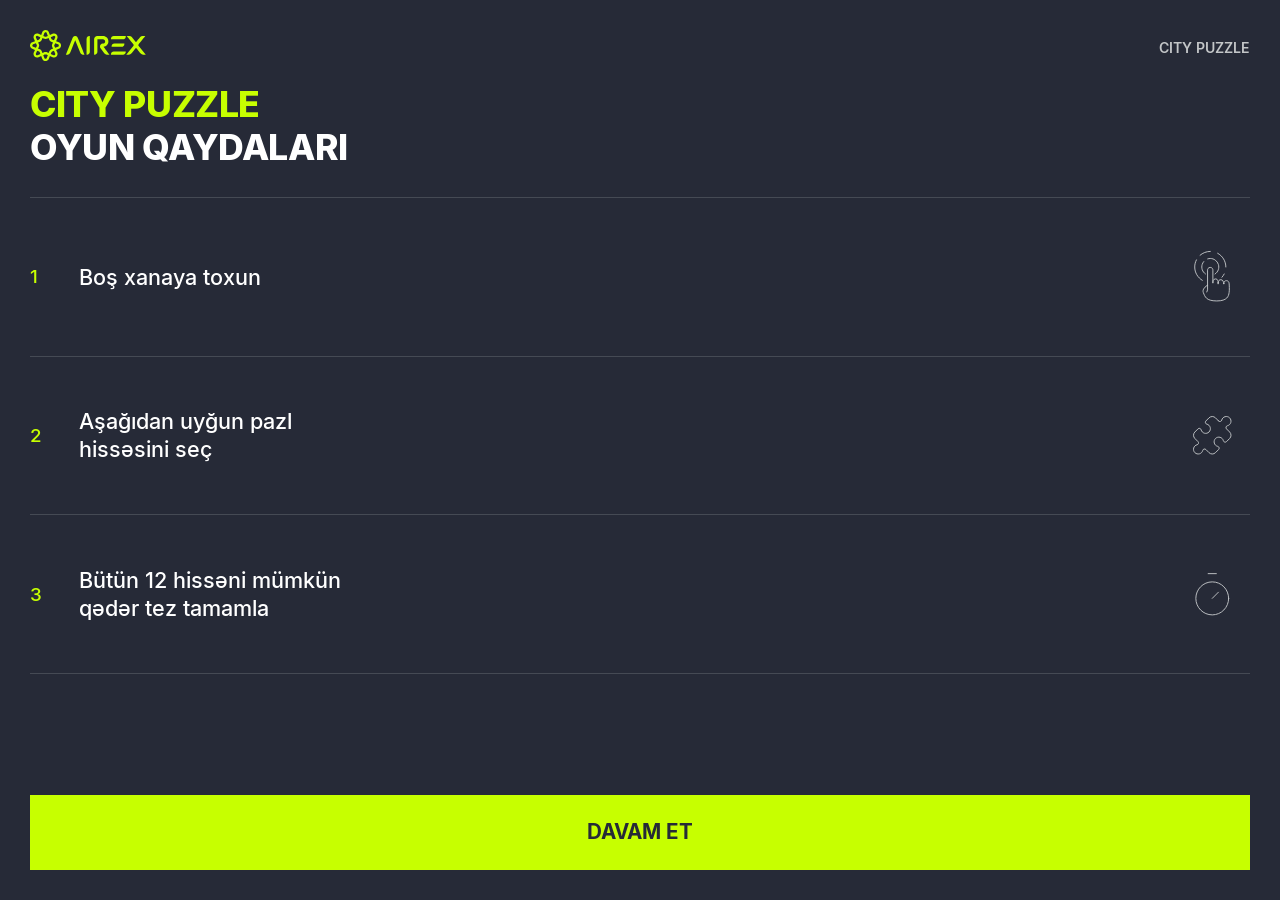
<file: index.html>
<!doctype html>
<html lang="az">
<head>
  <meta charset="utf-8">
  <meta name="viewport" content="width=device-width, initial-scale=1, maximum-scale=1, user-scalable=no">
  <title>AIREX — City Puzzle</title>
  <link rel="icon" href="data:,">

  <link rel="stylesheet" href="vendor/modern-normalize.css">
  <link rel="stylesheet" href="css/reset.css">
  <link rel="stylesheet" href="css/fonts.css">
  <link rel="stylesheet" href="css/tokens.css">
  <link rel="stylesheet" href="css/layout.css">
  <link rel="stylesheet" href="css/game.css">

  <script type="module" src="js/main.js"></script>
</head>
<body>
  <div class="cp-app is-loading" data-cp-root>
    <div class="cp-stage">

      <header class="cp-header">
        <span class="cp-header__logo" data-svg="logo" role="img" aria-label="AIREX"></span>
        <span class="cp-header__brand">CITY PUZZLE</span>
      </header>

      <!-- 01 · RULES -->
      <section class="cp-screen cp-screen--rules is-active" data-screen="rules">
        <h1 class="cp-title cp-title--rules">
          <span class="cp-title__accent">CITY PUZZLE</span><br>
          OYUN QAYDALARI
        </h1>

        <ol class="cp-rules">
          <li class="cp-rule">
            <span class="cp-rule__num">1</span>
            <p class="cp-rule__text">Boş xanaya toxun</p>
            <span class="cp-rule__icon" data-svg="ruleTap" aria-hidden="true"></span>
          </li>
          <li class="cp-rule">
            <span class="cp-rule__num">2</span>
            <p class="cp-rule__text">Aşağıdan uyğun pazl hissəsini seç</p>
            <span class="cp-rule__icon" data-svg="rulePuzzle" aria-hidden="true"></span>
          </li>
          <li class="cp-rule">
            <span class="cp-rule__num">3</span>
            <p class="cp-rule__text">Bütün 12 hissəni mümkün qədər tez tamamla</p>
            <span class="cp-rule__icon" data-svg="ruleTimer" aria-hidden="true"></span>
          </li>
        </ol>

        <button class="cp-button" type="button" data-action="continue">DAVAM ET</button>
      </section>

      <!-- 02 · START -->
      <section class="cp-screen cp-screen--start" data-screen="start">
        <h1 class="cp-title" data-city-title>BAKI</h1>

        <img class="cp-start__image" data-city-image alt="Bakı">

        <p class="cp-best-line">ƏN YAXŞI VAXT: <span class="cp-num" data-best>--:--</span></p>

        <button class="cp-button" type="button" data-action="start">BAŞLA</button>
      </section>

      <!-- 03–06 · GAME -->
      <section class="cp-screen cp-screen--game" data-screen="game">
        <h1 class="cp-title" data-city-title>BAKI</h1>

        <div class="cp-timers">
          <div class="cp-timer">
            <span class="cp-timer__label">VAXT</span>
            <span class="cp-timer__value cp-num" data-time>00:00</span>
          </div>
          <div class="cp-timer cp-timer--best">
            <span class="cp-timer__label">ƏN YAXŞI VAXT</span>
            <span class="cp-timer__value cp-num" data-best>--:--</span>
          </div>
        </div>

        <!-- BoardView: board.svg + yerləşmiş hissələr qatı -->
        <div class="cp-board" data-board></div>

        <p class="cp-hint">Boş xanaya toxun, sonra uyğun hissəni seç.</p>

        <!-- TrayView: 12 hissə, hər oyunda random sıra -->
        <div class="cp-tray" data-tray></div>
      </section>

      <!-- 07 · RESULT -->
      <section class="cp-screen cp-screen--result" data-screen="result">
        <h1 class="cp-title">NƏTİCƏ</h1>

        <div class="cp-result">
          <p class="cp-result__label">VAXT</p>
          <p class="cp-result__time cp-num" data-result-time>00:00</p>
          <p class="cp-result__record" data-record>YENİ REKORD!</p>
          <p class="cp-best-line">ƏN YAXŞI VAXT: <span class="cp-num" data-best>--:--</span></p>
        </div>

        <img class="cp-result__image" data-city-image alt="Bakı">

        <button class="cp-button" type="button" data-action="restart">YENİDƏN OYNA</button>
      </section>

    </div>
  </div>
</body>
</html>
</file>
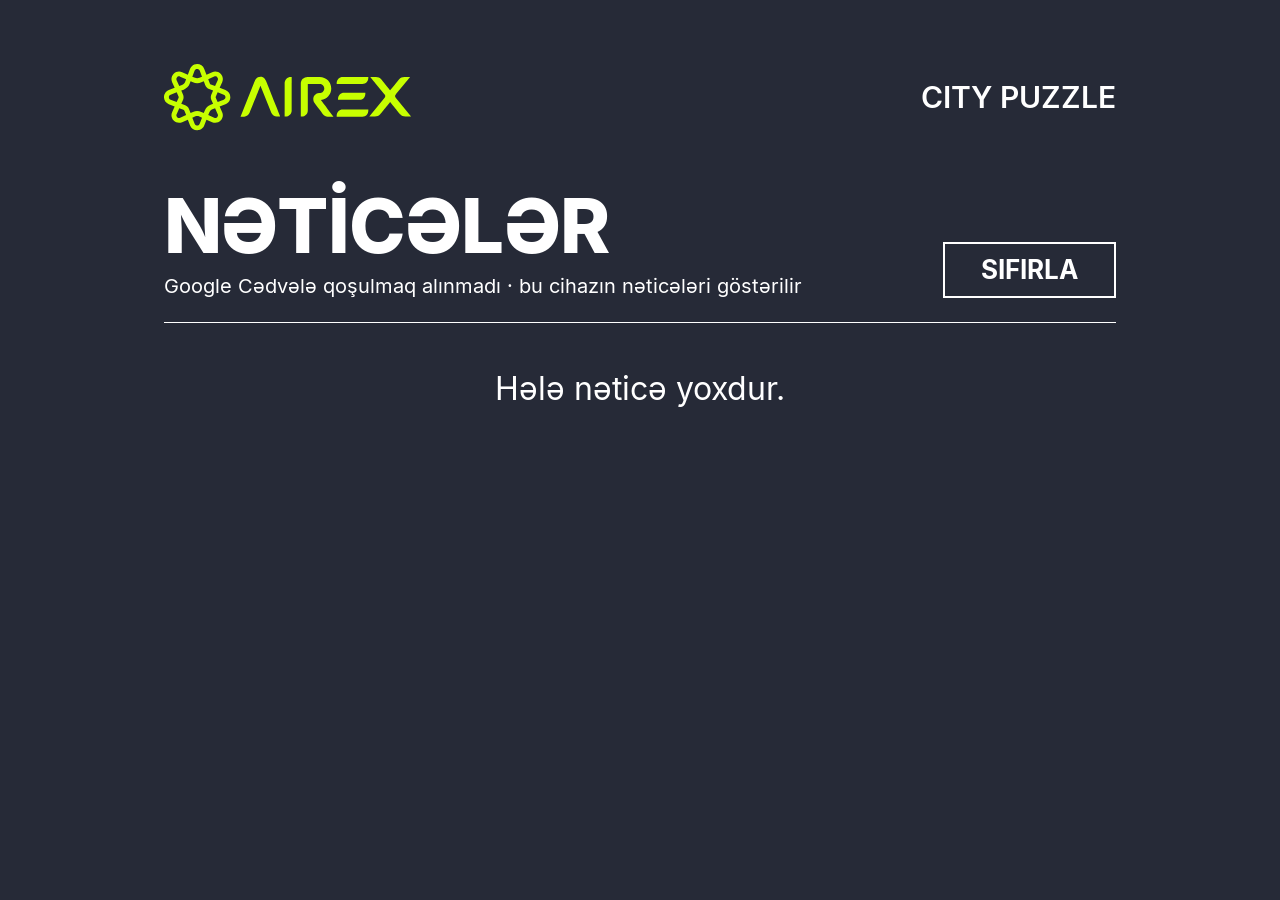
<file: result/index.html>
<!doctype html>
<html lang="az">
<head>
  <meta charset="utf-8">
  <meta name="viewport" content="width=device-width, initial-scale=1, maximum-scale=1, user-scalable=no">
  <title>AIREX — City Puzzle · Nəticələr</title>
  <link rel="icon" href="data:,">

  <link rel="stylesheet" href="../vendor/modern-normalize.css">
  <link rel="stylesheet" href="../css/reset.css">
  <link rel="stylesheet" href="../css/fonts.css">
  <link rel="stylesheet" href="../css/tokens.css">
  <link rel="stylesheet" href="../css/results.css">

  <script type="module" src="../js/results/main.js"></script>
</head>
<body>
  <div class="cp-results" data-results-root>

    <header class="cp-results__header">
      <span class="cp-results__logo" data-svg="logo" role="img" aria-label="AIREX"></span>
      <span class="cp-results__brand">CITY PUZZLE</span>
    </header>

    <div class="cp-results__top">
      <div>
        <h1 class="cp-results__title">NƏTİCƏLƏR</h1>
        <p class="cp-results__summary" data-summary></p>
        <p class="cp-results__source" data-source></p>
      </div>
      <button class="cp-results__reset" type="button" data-action="ask-reset">SIFIRLA</button>
    </div>

    <table class="cp-table">
      <thead>
        <tr>
          <th scope="col">#</th>
          <th scope="col">TARİX - SAAT</th>
          <th scope="col">VAXT</th>
        </tr>
      </thead>
      <!-- ResultsPage <tbody>-ni yaradır: ən yaxşı nəticə birinci, sonra yenidən köhnəyə -->
    </table>

    <p class="cp-results__empty" data-empty>Hələ nəticə yoxdur.</p>

    <dialog class="cp-dialog" data-reset-dialog aria-labelledby="cp-reset-title">
      <h2 class="cp-dialog__title" id="cp-reset-title">Bütün nəticələr silinsin?</h2>
      <p class="cp-dialog__text">Bu cihazdakı və Google Cədvəldəki bütün oyunlar, həmçinin “ən yaxşı vaxt” silinəcək. Bu əməliyyatı geri qaytarmaq olmur.</p>
      <p class="cp-dialog__error" data-reset-error hidden>Google Cədvələ qoşulmaq alınmadı (internet?). Heç nə silinmədi.</p>
      <div class="cp-dialog__actions">
        <button class="cp-dialog__button" type="button" data-action="cancel-reset">İMTİNA ET</button>
        <button class="cp-dialog__button cp-dialog__button--confirm" type="button" data-action="confirm-reset">TƏSDİQLƏ</button>
      </div>
    </dialog>

  </div>
</body>
</html>
</file>
<file: css/fonts.css>
/* Inter 4.1 — lokal fayllar (assets/fonts). Lisenziya: SIL OFL 1.1 */
@font-face { font-family: "Inter"; src: url("../assets/fonts/Inter-Regular.woff2") format("woff2");   font-weight: 400; font-style: normal; font-display: block; }
@font-face { font-family: "Inter"; src: url("../assets/fonts/Inter-Medium.woff2") format("woff2");    font-weight: 500; font-style: normal; font-display: block; }
@font-face { font-family: "Inter"; src: url("../assets/fonts/Inter-SemiBold.woff2") format("woff2");  font-weight: 600; font-style: normal; font-display: block; }
@font-face { font-family: "Inter"; src: url("../assets/fonts/Inter-Bold.woff2") format("woff2");      font-weight: 700; font-style: normal; font-display: block; }
@font-face { font-family: "Inter"; src: url("../assets/fonts/Inter-ExtraBold.woff2") format("woff2"); font-weight: 800; font-style: normal; font-display: block; }
</file>
<file: css/tokens.css>
/* Dizayn tokenləri: rənglər, şrift, --u ölçü vahidi (bölmə 3.1, 3.2, 4) */

:root {
  /* Təsdiqlənmiş rənglər */
  --c-accent:     #C7FF00; /* yaşıl: düymələr, seçim, vurğu, ən yaxşı vaxt */
  --c-bg:         #262A37; /* əsas fon */
  --c-text-muted: #C3C6C8; /* "CITY PUZZLE", "VAXT", "ƏN YAXŞI VAXT" etiketləri */
  --c-text:       #FFFFFF; /* ağ */
  --c-error:      #FB7232; /* yanlış seçim: kontur + ✕ dairəsi */

  /* Törəmə rənglər (yuxarıdakılardan) */
  --c-accent-ink:  var(--c-bg);           /* yaşıl düymə üzərindəki mətn */
  --c-stroke:      var(--c-text-muted);   /* puzzle sahəsi və hissələrin boz konturu */
  --c-divider:     rgb(195 198 200 / 0.2); /* muted rəngin 20%-i */

  /* Şrift */
  --font-base: "Inter", system-ui, -apple-system, "Segoe UI", Roboto, sans-serif;
}

.cp-app {
  /* 1 dizayn pikseli = konteynerə sığan ən kiçik nisbət.
     cq vahidləri istifadə yerində (nəsillərdə) .cp-app konteynerinə görə hesablanır. */
  --u: min(calc(100cqw / 1080), calc(100cqh / 1920));

  font-family: var(--font-base);
  color: var(--c-text);
}
</file>
<file: css/layout.css>
/* Səhnə, header, ekranlar, düymələr. Bütün ölçülər 1080×1920 baza dizayndan: calc(N * var(--u))
   Səhnə konteyneri TAM doldurur: nisbət 9:16 deyilsə, header, divider və düymələr kənarlara qədər uzanır,
   board, tray və şəkillər isə proporsiyasını saxlayıb mərkəzdə qalır (boş zolaq yoxdur). */

/* ---------- Kök + səhnə ---------- */

.cp-app {
  position: relative;
  width: 100%;
  height: 100%;
  container-type: size;
  overflow: hidden;
  display: grid;
  place-items: center;
  background: var(--c-bg);
}

/* Preload bitənə qədər (bölmə 6.1): yalnız fon görünür */
.cp-app.is-loading .cp-stage {
  visibility: hidden;
}

.cp-stage {
  position: relative;
  display: flex;
  flex-direction: column;
  width: 100%;
  height: 100%;
  min-width: 0;  /* tray (1040) padding-li məzmundan enlidir: səhnə genişlənməsin, tray mərkəzdən çıxsın */
  min-height: 0;
  padding: 0 calc(64 * var(--u));
}

/* ---------- Header ---------- */

.cp-header {
  display: flex;
  flex: none;
  align-items: center;
  justify-content: space-between;
  height: calc(66 * var(--u));
  margin-top: calc(64 * var(--u));
}

.cp-header__logo {
  width: calc(248 * var(--u));
  height: calc(67 * var(--u));
  color: var(--c-accent);
}

/* Inline yerləşdirilən SVG-lər qutunu tam doldurur */
[data-svg] > svg {
  width: 100%;
  height: 100%;
}

.cp-header__brand {
  margin-top: calc(10 * var(--u));
  font-size: calc(30 * var(--u));
  font-weight: 600;
  line-height: 1;
  color: var(--c-text-muted);
}

/* ---------- Ekranlar ---------- */

.cp-screen {
  display: none;
  flex: 1;
  flex-direction: column;
  min-height: 0;
}

.cp-screen.is-active {
  display: flex;
}

/* ---------- Başlıq + divider ---------- */

.cp-title {
  flex: none;
  padding: calc(53 * var(--u)) 0 calc(25 * var(--u));
  border-bottom: max(1px, calc(1 * var(--u))) solid var(--c-divider);
  font-size: calc(76 * var(--u));
  font-weight: 800;
  line-height: 1;
  letter-spacing: -0.01em;
}

.cp-title--rules {
  padding: calc(47 * var(--u)) 0 calc(60 * var(--u));
  line-height: 1.2;
}

.cp-title__accent {
  color: var(--c-accent);
}

/* ---------- Əsas düymə ---------- */

.cp-button {
  flex: none;
  width: 100%;
  height: calc(160 * var(--u));
  margin-top: auto;
  margin-bottom: calc(64 * var(--u));
  padding: 0;
  border-radius: 0;
  background: var(--c-accent);
  color: var(--c-accent-ink);
  font-size: calc(44 * var(--u));
  font-weight: 700;
  line-height: 1;
}

/* ---------- Ümumi ---------- */

.cp-num {
  font-variant-numeric: tabular-nums;
}

/* "ƏN YAXŞI VAXT: 00:39" — start və result */
.cp-best-line {
  font-size: calc(34 * var(--u));
  font-weight: 400;
  line-height: 1;
  text-align: center;
  color: var(--c-text-muted);
}

/* ---------- 01 · RULES ---------- */

.cp-rule {
  display: flex;
  align-items: center;
  height: calc(339 * var(--u));
  border-bottom: max(1px, calc(1 * var(--u))) solid var(--c-divider);
}

.cp-rule__num {
  flex: none;
  width: calc(105 * var(--u));
  font-size: calc(40 * var(--u));
  font-weight: 500;
  color: var(--c-accent);
}

.cp-rule__text {
  flex: 1;
  max-width: calc(600 * var(--u));
  font-size: calc(46 * var(--u));
  font-weight: 500;
  line-height: 1.3;
}

.cp-rule__icon {
  flex: none;
  width: calc(112 * var(--u));
  height: calc(112 * var(--u));
  margin: 0 calc(24 * var(--u)) 0 auto;
  color: var(--c-text-muted);
}

/* ---------- 02 · START ---------- */

.cp-start__image {
  flex: none;
  align-self: center;
  width: calc(952 * var(--u));
  height: auto;
  aspect-ratio: 4 / 3;
  object-fit: cover;
  margin-top: calc(195 * var(--u));
}

.cp-screen--start .cp-best-line {
  margin-top: auto;
  margin-bottom: calc(150 * var(--u));
}

.cp-screen--start .cp-button {
  margin-top: 0;
}

/* ---------- 07 · RESULT ---------- */

.cp-result {
  display: flex;
  flex-direction: column;
  align-items: center;
  text-align: center;
}

.cp-result__label {
  margin-top: calc(71 * var(--u));
  font-size: calc(62 * var(--u));
  font-weight: 700;
  line-height: 1;
}

.cp-result__time {
  margin-top: calc(24 * var(--u));
  font-size: calc(240 * var(--u));
  font-weight: 800;
  line-height: 1;
  letter-spacing: -0.02em;
}

.cp-result__record {
  display: none;
  margin-top: calc(24 * var(--u));
  font-size: calc(44 * var(--u));
  font-weight: 700;
  line-height: 1;
  color: var(--c-accent);
}

.cp-result__record.is-active {
  display: block;
}

.cp-result .cp-best-line {
  margin-top: calc(80 * var(--u));
}

.cp-result__image {
  flex: none;
  object-fit: cover;
  width: calc(800 * var(--u));
  height: calc(600 * var(--u));
  margin: auto auto 0;
}

.cp-screen--result .cp-button {
  margin-top: calc(144 * var(--u));
}

/* ---------- Dev düyməsi (yalnız DEBUG / ?dev, bölmə 9.1) ---------- */

.cp-dev-button {
  position: absolute;
  top: calc(170 * var(--u));
  right: calc(64 * var(--u));
  z-index: 100;
  min-width: calc(90 * var(--u));
  height: calc(90 * var(--u));
  padding: 0 calc(28 * var(--u));
  border: calc(3 * var(--u)) dashed var(--c-accent);
  background: var(--c-bg);
  color: var(--c-accent);
  font-size: calc(26 * var(--u));
  font-weight: 700;
}
</file>
<file: css/game.css>
/* GAME ekranı: taymer, board, ipucu, tray, hissə vəziyyətləri və shake animasiyası. */

/* Dizaynda tray-in altında ≈26px qalır; 9:16-da auto margin-lər 0 olsun deyə bu boşluq sabitdir */
.cp-screen--game {
  padding-bottom: calc(26 * var(--u));
}

/* ---------- Taymer bloku ---------- */

.cp-timers {
  display: flex;
  flex: none;
  justify-content: space-between;
  height: calc(135 * var(--u));
  padding-top: calc(26 * var(--u));
}

.cp-timer {
  display: flex;
  flex-direction: column;
  gap: calc(10 * var(--u));
}

.cp-timer--best {
  align-items: flex-end;
}

.cp-timer__label {
  font-size: calc(22 * var(--u));
  font-weight: 400;
  line-height: 1.2;
  color: var(--c-text-muted);
}

.cp-timer__value {
  font-size: calc(52 * var(--u));
  font-weight: 700;
  line-height: 1;
}

.cp-timer--best .cp-timer__value {
  color: var(--c-accent);
}

/* ---------- Board (800×600, xana 200×200) ---------- */

.cp-board {
  position: relative;
  flex: none;
  align-self: center;
  margin-top: auto; /* ekran 9:16-dan hündürdürsə: board + tray bloku şaquli mərkəzdə */
  width: calc(800 * var(--u));
  height: calc(600 * var(--u));
}

.cp-board > svg {
  position: relative; /* hissələr qatının üstündə: kontur və highlight hissələrin üstündən çəkilir */
  width: 100%;
  height: 100%;
  overflow: visible;
}

.slot {
  fill: transparent;
  stroke: var(--c-stroke);
  stroke-width: calc(3 * var(--u));
  vector-effect: non-scaling-stroke;
  pointer-events: all; /* fill şəffaf olsa da toxunuş tutulur */
}

.slot.is-placed {
  pointer-events: none;
}

/* Seçilmiş xana: SVG-nin sonundakı <use>, ona görə qonşu xanaların üstündədir (bölmə 5.2).
   <use>-un klonu da `.slot.is-selected` ilə uyğunlaşır, rəng və qalınlıq buradan gəlir. */
.slot.is-selected {
  stroke: var(--c-accent);
  stroke-width: calc(6 * var(--u));
}

.slot-highlight {
  display: none;
}

.slot-highlight.is-active {
  display: inline;
}

/* Yerləşmiş hissələr: mövqe % ilə, konteyner ölçüsü dəyişsə də dəqiq oturur (bölmə 4, 5.3) */
.cp-board__pieces {
  position: absolute;
  inset: 0;
  pointer-events: none;
}

.cp-board__pieces .cp-piece {
  position: absolute;
  left: calc(var(--col) * 25% - 6.25%);
  top: calc(var(--row) * 100% / 3 - 100% / 12);
  width: 37.5%; /* xana × 1.5 */
  height: 50%;
  margin: 0; /* tray-dəki mənfi margin board-da lazım deyil */
  transform-origin: 0 0;
}

.cp-board__pieces .cp-piece.is-flying {
  z-index: 10; /* uçuş zamanı board konturlarının və tray-in üstündə */
}

/* ---------- İpucu ---------- */

.cp-hint {
  flex: none; /* header və düymə kimi kənardan 64px (dizayn) */
  margin-top: calc(36 * var(--u));
  font-size: calc(29 * var(--u));
  font-weight: 400;
  line-height: 1.3;
}

/* ---------- Tray (4×3, addım 260) ---------- */

.cp-tray {
  display: grid;
  flex: none;
  grid-template-columns: repeat(4, calc(260 * var(--u)));
  grid-template-rows: repeat(3, calc(260 * var(--u)));
  /* Tray (1040) məzmun sahəsindən (952) enlidir. Mənfi margin-lər onun "tutduğu yeri" 952-yə endirir:
     belə olmasa WebKit (iPhone) daşan elementi mərkəzə yox, sola düzür və tray sağa sürüşür. */
  align-self: center;
  margin: calc(20 * var(--u)) calc(-44 * var(--u)) auto;
}

.cp-tray__cell {
  display: grid;
  place-items: center;
}

/* ---------- Hissə (viewBox -25 -25 150 150 → ölçü = xana × 1.5) ---------- */

.cp-piece {
  position: relative;
  width: calc(300 * var(--u));
  height: calc(300 * var(--u));
  /* Hissə (300) tray xanasından (260) böyükdür. Mənfi margin onun tutduğu yeri 260-a endirir ki,
     xanada dəqiq mərkəzdə dursun (daşan grid elementi mərkəzə yox, sol-yuxarıya düzülür). */
  margin: calc(-20 * var(--u));
  pointer-events: none; /* toxunma hədəfi .cp-tray__cell-dir */
}

.cp-piece > svg {
  width: 100%;
  height: 100%;
  overflow: visible;
}

.piece-outline {
  fill: none;
  stroke: var(--c-stroke);
  stroke-width: calc(3 * var(--u));
  vector-effect: non-scaling-stroke;
}

.cp-piece.is-selected .piece-outline {
  stroke: var(--c-accent);
  stroke-width: calc(6 * var(--u));
}

.cp-piece.is-error .piece-outline {
  stroke: var(--c-error);
  stroke-width: calc(6 * var(--u));
}

/* ✕: hissə gövdəsinin sağ yuxarı küncündə, Ø44 (gövdə 50..250 / 300) */
.cp-piece__error {
  position: absolute;
  left: calc(218 / 300 * 100% - 22 * var(--u));
  top: calc(50 / 300 * 100% - 22 * var(--u));
  display: none;
  width: calc(44 * var(--u));
  height: calc(44 * var(--u));
}

.cp-piece__error > svg {
  width: 100%;
  height: 100%;
}

.cp-piece.is-error .cp-piece__error {
  display: block;
}

/* ---------- Animasiya 1/2: yanlış seçim — shake (bölmə 7.1) ---------- */

@keyframes cp-shake {
  0%, 100% { transform: translateX(0); }
  15% { transform: translateX(calc(-14 * var(--u))); }
  30% { transform: translateX(calc( 14 * var(--u))); }
  45% { transform: translateX(calc(-10 * var(--u))); }
  60% { transform: translateX(calc( 10 * var(--u))); }
  75% { transform: translateX(calc( -5 * var(--u))); }
  90% { transform: translateX(calc(  5 * var(--u))); }
}

.cp-piece.is-error {
  animation: cp-shake 400ms ease-in-out;
}

@media (prefers-reduced-motion: reduce) {
  .cp-piece.is-error {
    animation: none;
  }
}

/* ---------- Yanlış seçim ikonu (assets/icons/error-x.svg) ---------- */

.error-x__bg {
  fill: var(--c-error);
}

.error-x__mark {
  stroke: var(--c-bg); /* dizaynda "qara ✕" — ayrıca qara token yoxdur, fon rəngi istifadə olunur */
}

/* ---------- Tamamlanma firework-ü (canvas, game/animations.js → celebrate) ---------- */

.cp-celebration {
  position: absolute;
  inset: 0;
  z-index: 20;
  width: 100%;
  height: 100%;
  pointer-events: none;
}
</file>
<file: css/results.css>
/* Nəticələr səhifəsi (/result): adi scroll olunan səhifə, fon oyunla eyni, cədvəl xətləri və yazılar ağ */

body {
  overflow-y: auto;
}

.cp-results {
  max-width: 1080px;
  margin: 0 auto;
  padding: clamp(16px, 6vw, 64px);
  font-family: var(--font-base);
  color: var(--c-text);
  -webkit-user-select: none;
  user-select: none;
  touch-action: manipulation;
}

/* ---------- Header ---------- */

.cp-results__header {
  display: flex;
  align-items: center;
  justify-content: space-between;
  gap: 16px;
}

.cp-results__logo {
  width: clamp(124px, 23vw, 248px);
  aspect-ratio: 248 / 67;
  color: var(--c-accent);
}

.cp-results__logo > svg {
  width: 100%;
  height: 100%;
}

.cp-results__brand {
  font-size: clamp(14px, 2.8vw, 30px);
  font-weight: 600;
  color: var(--c-text);
}

/* ---------- Başlıq + sıfırla ---------- */

.cp-results__top {
  display: flex;
  flex-wrap: wrap;
  align-items: flex-end;
  justify-content: space-between;
  gap: 16px 24px;
  margin-top: clamp(24px, 5vw, 56px);
  padding-bottom: clamp(16px, 2.5vw, 24px);
  border-bottom: 1px solid var(--c-text);
}

.cp-results__title {
  font-size: clamp(32px, 7vw, 76px);
  font-weight: 800;
  line-height: 1;
  letter-spacing: -0.01em;
}

.cp-results__summary {
  margin-top: 12px;
  font-size: clamp(16px, 2.6vw, 28px);
  font-variant-numeric: tabular-nums;
}

.cp-results__source {
  margin-top: 6px;
  font-size: clamp(13px, 1.8vw, 20px);
}

.cp-results__reset {
  min-height: 56px;
  padding: 0 clamp(20px, 3vw, 36px);
  border: 2px solid var(--c-text);
  border-radius: 0;
  background: transparent;
  color: var(--c-text);
  font-size: clamp(16px, 2.4vw, 26px);
  font-weight: 700;
}

.cp-results__reset:disabled {
  opacity: 0.4;
  cursor: default;
}

/* ---------- Cədvəl ---------- */

.cp-table {
  width: 100%;
  margin-top: clamp(16px, 3vw, 32px);
  border-collapse: collapse;
  font-size: clamp(16px, 2.6vw, 28px);
  font-variant-numeric: tabular-nums;
}

.cp-table th,
.cp-table td {
  padding: clamp(10px, 1.6vw, 18px) clamp(10px, 2vw, 24px);
  border: 1px solid var(--c-text);
  color: var(--c-text);
  text-align: left;
}

.cp-table thead th {
  font-weight: 700;
}

.cp-table th:first-child,
.cp-table td:first-child {
  width: 1%;
  white-space: nowrap;
}

.cp-table td:last-child,
.cp-table thead th:last-child {
  text-align: right;
}

/* Birinci sətir: ən yaxşı nəticə */
.cp-table__best td {
  color: var(--c-accent);
  font-weight: 700;
}

.cp-table:not(.has-rows) {
  display: none;
}

.cp-results__empty {
  margin-top: 48px;
  font-size: clamp(18px, 3vw, 32px);
  text-align: center;
}

.cp-results__empty[hidden] {
  display: none;
}

/* ---------- Təsdiq popup-ı ---------- */

.cp-dialog {
  width: min(560px, calc(100vw - 32px));
  padding: clamp(24px, 4vw, 40px);
  border: 1px solid var(--c-text);
  border-radius: 0;
  background: var(--c-bg);
  color: var(--c-text);
  font-family: var(--font-base);
}

.cp-dialog::backdrop {
  background: color-mix(in srgb, var(--c-bg) 85%, transparent);
}

.cp-dialog__title {
  font-size: clamp(22px, 3.4vw, 36px);
  font-weight: 800;
  line-height: 1.15;
}

.cp-dialog__text {
  margin-top: 16px;
  font-size: clamp(15px, 2.2vw, 22px);
  line-height: 1.4;
}

.cp-dialog__error {
  margin-top: 16px;
  font-size: clamp(15px, 2.2vw, 22px);
  line-height: 1.4;
  color: var(--c-error);
}

.cp-dialog__error[hidden] {
  display: none;
}

.cp-dialog__button:disabled {
  opacity: 0.5;
  cursor: default;
}

.cp-dialog__actions {
  display: grid;
  grid-template-columns: 1fr 1fr;
  gap: 16px;
  margin-top: clamp(24px, 4vw, 40px);
}

.cp-dialog__button {
  min-height: 64px;
  border: 2px solid var(--c-text);
  border-radius: 0;
  background: transparent;
  color: var(--c-text);
  font-size: clamp(16px, 2.4vw, 24px);
  font-weight: 700;
}

.cp-dialog__button--confirm {
  border-color: var(--c-accent);
  background: var(--c-accent);
  color: var(--c-accent-ink);
}
</file>
